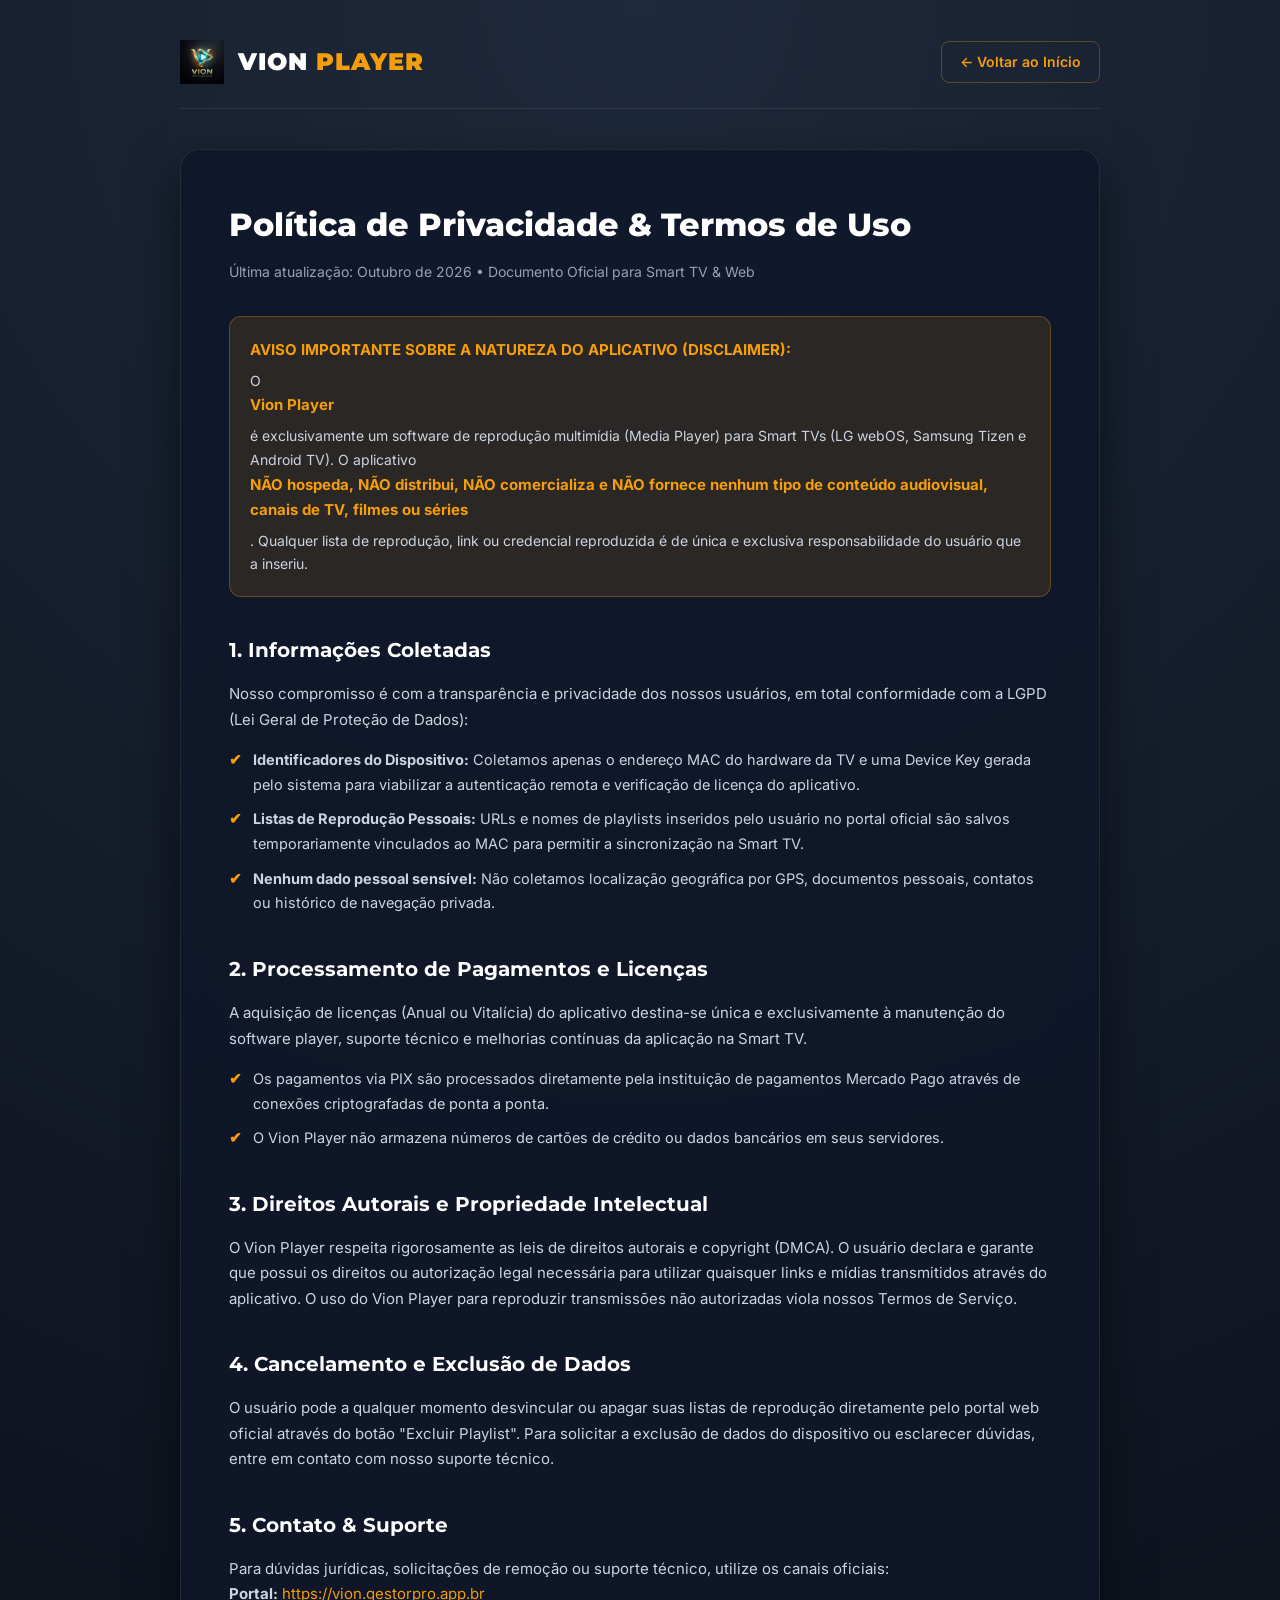
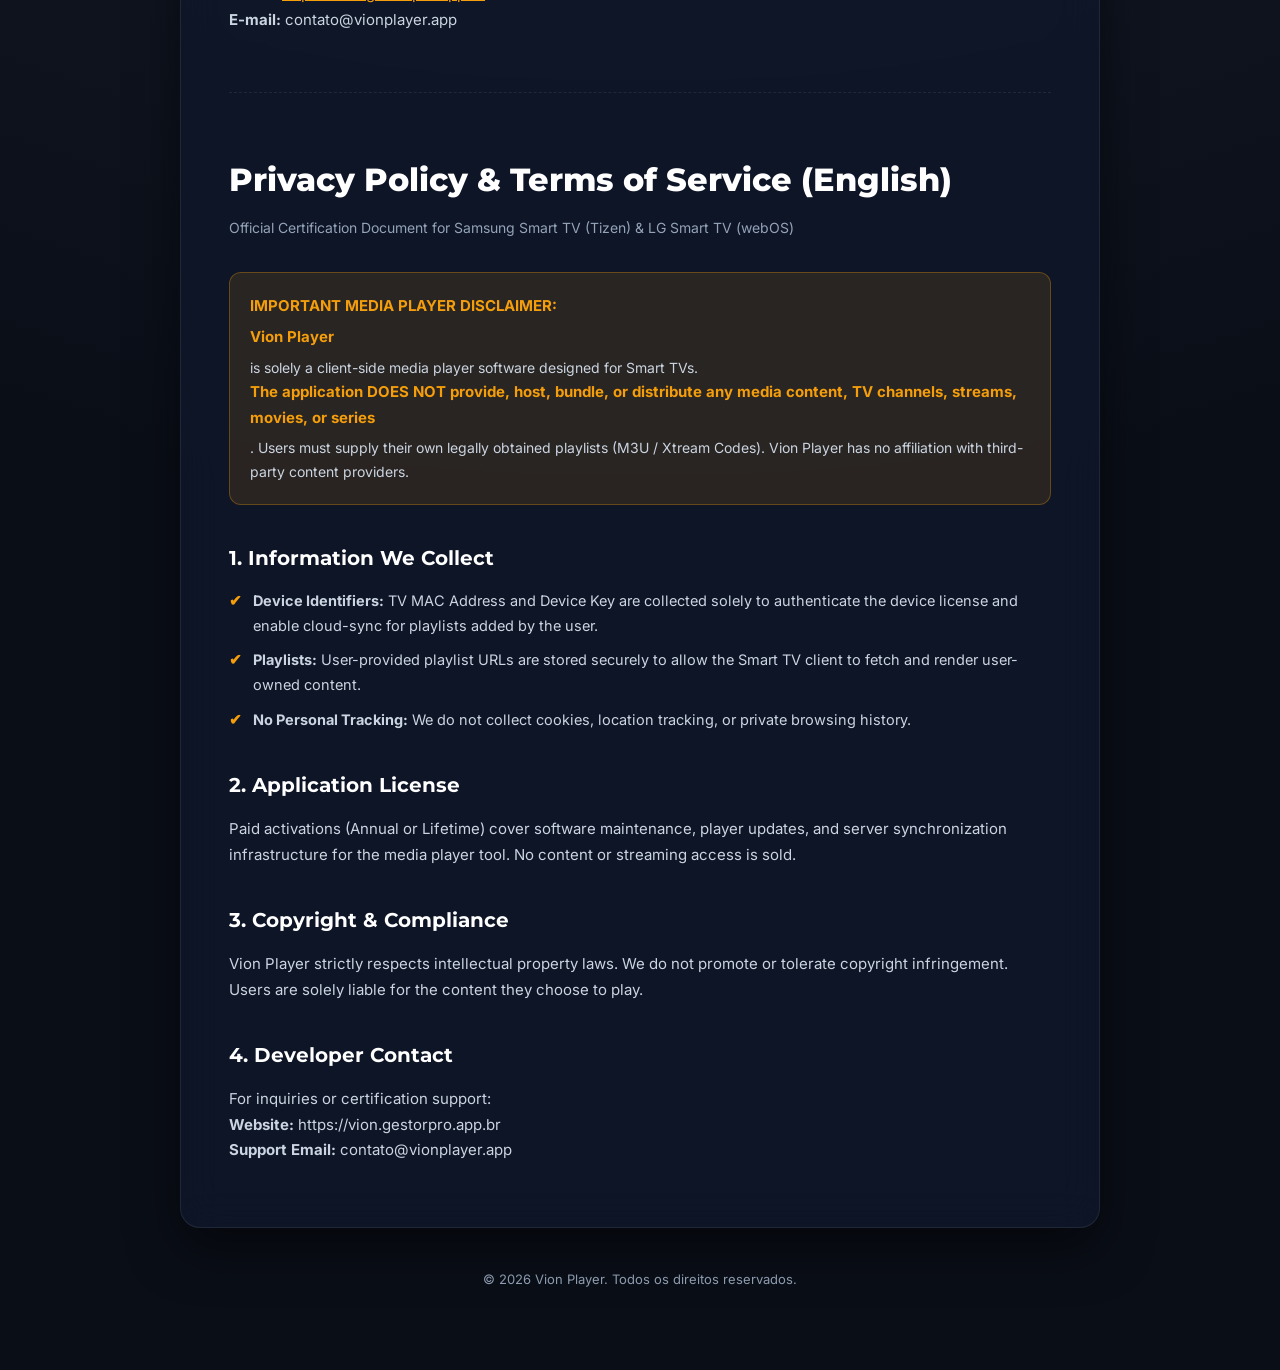
<file: privacy.html>
<!DOCTYPE html>
<html lang="pt-BR">
<head>
  <meta charset="UTF-8">
  <meta name="viewport" content="width=device-width, initial-scale=1.0">
  <title>Política de Privacidade & Termos de Uso | Vion Player</title>
  <link rel="icon" type="image/png" href="img/logo.png">
  <link rel="preconnect" href="https://fonts.googleapis.com">
  <link rel="preconnect" href="https://fonts.gstatic.com" crossorigin>
  <link href="https://fonts.googleapis.com/css2?family=Montserrat:wght@400;600;700;800;900&family=Inter:wght@400;500;600;700&display=swap" rel="stylesheet">
  <style>
    :root {
      --bg-dark: #0a0e17;
      --bg-card: rgba(15, 23, 42, 0.85);
      --border-card: rgba(255, 255, 255, 0.08);
      --primary-gold: #f59e0b;
      --text-main: #f8fafc;
      --text-muted: #94a3b8;
    }
    * {
      box-sizing: border-box;
      margin: 0;
      padding: 0;
    }
    body {
      background-color: var(--bg-dark);
      background-image: radial-gradient(circle at 50% 0%, #1e293b 0%, #0a0e17 70%);
      color: var(--text-main);
      font-family: 'Inter', -apple-system, BlinkMacSystemFont, sans-serif;
      line-height: 1.7;
      padding: 40px 20px 80px;
    }
    .container {
      max-width: 920px;
      margin: 0 auto;
    }
    .header {
      display: flex;
      align-items: center;
      justify-content: space-between;
      margin-bottom: 40px;
      padding-bottom: 24px;
      border-bottom: 1px solid var(--border-card);
    }
    .brand {
      display: flex;
      align-items: center;
      gap: 14px;
      text-decoration: none;
    }
    .brand img {
      width: 44px;
      height: 44px;
      object-fit: contain;
    }
    .brand-text {
      font-family: 'Montserrat', sans-serif;
      font-weight: 900;
      font-size: 24px;
      color: #fff;
      letter-spacing: 1px;
    }
    .brand-text span {
      color: var(--primary-gold);
    }
    .btn-back {
      color: var(--primary-gold);
      text-decoration: none;
      font-weight: 600;
      font-size: 14px;
      padding: 8px 18px;
      border-radius: 8px;
      border: 1px solid rgba(245, 158, 11, 0.3);
      transition: all 0.2s;
    }
    .btn-back:hover {
      background: rgba(245, 158, 11, 0.1);
      border-color: var(--primary-gold);
    }
    .content-box {
      background: var(--bg-card);
      border: 1px solid var(--border-card);
      border-radius: 20px;
      padding: 48px;
      backdrop-filter: blur(20px);
      box-shadow: 0 20px 50px rgba(0, 0, 0, 0.5);
    }
    h1 {
      font-family: 'Montserrat', sans-serif;
      font-size: 32px;
      font-weight: 800;
      color: #fff;
      margin-bottom: 8px;
    }
    .subtitle {
      color: var(--text-muted);
      font-size: 14px;
      margin-bottom: 32px;
    }
    .badge-disclaimer {
      background: rgba(245, 158, 11, 0.12);
      border: 1px solid rgba(245, 158, 11, 0.3);
      border-radius: 12px;
      padding: 20px;
      margin-bottom: 36px;
    }
    .badge-disclaimer strong {
      color: var(--primary-gold);
      display: block;
      margin-bottom: 6px;
      font-size: 15px;
    }
    .badge-disclaimer p {
      color: #cbd5e1;
      font-size: 14px;
      margin: 0;
    }
    h2 {
      font-family: 'Montserrat', sans-serif;
      font-size: 20px;
      color: #fff;
      margin-top: 36px;
      margin-bottom: 14px;
      display: flex;
      align-items: center;
      gap: 10px;
    }
    p {
      color: #cbd5e1;
      font-size: 15px;
      margin-bottom: 16px;
    }
    ul {
      list-style-type: none;
      padding: 0;
      margin-bottom: 20px;
    }
    li {
      color: #cbd5e1;
      font-size: 14.5px;
      margin-bottom: 10px;
      padding-left: 24px;
      position: relative;
    }
    li::before {
      content: '✔';
      color: var(--primary-gold);
      position: absolute;
      left: 0;
      font-weight: 700;
    }
    .lang-divider {
      margin: 60px 0;
      border-top: 1px dashed var(--border-card);
    }
    .footer {
      text-align: center;
      margin-top: 40px;
      color: var(--text-muted);
      font-size: 13px;
    }
  </style>
</head>
<body>

  <div class="container">
    
    <header class="header">
      <a href="./" class="brand">
        <img src="img/logo.png" alt="Vion Player">
        <div class="brand-text">VION <span>PLAYER</span></div>
      </a>
      <a href="./" class="btn-back">← Voltar ao Início</a>
    </header>

    <main class="content-box">
      
      <!-- VERSÃO EM PORTUGUÊS -->
      <h1>Política de Privacidade & Termos de Uso</h1>
      <div class="subtitle">Última atualização: Outubro de 2026 • Documento Oficial para Smart TV & Web</div>

      <div class="badge-disclaimer">
        <strong>AVISO IMPORTANTE SOBRE A NATUREZA DO APLICATIVO (DISCLAIMER):</strong>
        <p>
          O <strong>Vion Player</strong> é exclusivamente um software de reprodução multimídia (Media Player) para Smart TVs (LG webOS, Samsung Tizen e Android TV). O aplicativo <strong>NÃO hospeda, NÃO distribui, NÃO comercializa e NÃO fornece nenhum tipo de conteúdo audiovisual, canais de TV, filmes ou séries</strong>. Qualquer lista de reprodução, link ou credencial reproduzida é de única e exclusiva responsabilidade do usuário que a inseriu.
        </p>
      </div>

      <h2>1. Informações Coletadas</h2>
      <p>Nosso compromisso é com a transparência e privacidade dos nossos usuários, em total conformidade com a LGPD (Lei Geral de Proteção de Dados):</p>
      <ul>
        <li><strong>Identificadores do Dispositivo:</strong> Coletamos apenas o endereço MAC do hardware da TV e uma Device Key gerada pelo sistema para viabilizar a autenticação remota e verificação de licença do aplicativo.</li>
        <li><strong>Listas de Reprodução Pessoais:</strong> URLs e nomes de playlists inseridos pelo usuário no portal oficial são salvos temporariamente vinculados ao MAC para permitir a sincronização na Smart TV.</li>
        <li><strong>Nenhum dado pessoal sensível:</strong> Não coletamos localização geográfica por GPS, documentos pessoais, contatos ou histórico de navegação privada.</li>
      </ul>

      <h2>2. Processamento de Pagamentos e Licenças</h2>
      <p>
        A aquisição de licenças (Anual ou Vitalícia) do aplicativo destina-se única e exclusivamente à manutenção do software player, suporte técnico e melhorias contínuas da aplicação na Smart TV.
      </p>
      <ul>
        <li>Os pagamentos via PIX são processados diretamente pela instituição de pagamentos Mercado Pago através de conexões criptografadas de ponta a ponta.</li>
        <li>O Vion Player não armazena números de cartões de crédito ou dados bancários em seus servidores.</li>
      </ul>

      <h2>3. Direitos Autorais e Propriedade Intelectual</h2>
      <p>
        O Vion Player respeita rigorosamente as leis de direitos autorais e copyright (DMCA). O usuário declara e garante que possui os direitos ou autorização legal necessária para utilizar quaisquer links e mídias transmitidos através do aplicativo. O uso do Vion Player para reproduzir transmissões não autorizadas viola nossos Termos de Serviço.
      </p>

      <h2>4. Cancelamento e Exclusão de Dados</h2>
      <p>
        O usuário pode a qualquer momento desvincular ou apagar suas listas de reprodução diretamente pelo portal web oficial através do botão "Excluir Playlist". Para solicitar a exclusão de dados do dispositivo ou esclarecer dúvidas, entre em contato com nosso suporte técnico.
      </p>

      <h2>5. Contato & Suporte</h2>
      <p>
        Para dúvidas jurídicas, solicitações de remoção ou suporte técnico, utilize os canais oficiais:<br>
        <strong>Portal:</strong> <a href="https://vion.gestorpro.app.br" style="color: var(--primary-gold);">https://vion.gestorpro.app.br</a><br>
        <strong>E-mail:</strong> contato@vionplayer.app
      </p>

      <div class="lang-divider"></div>

      <!-- VERSÃO EM INGLÊS (PARA REVISORES SAMSUNG & LG) -->
      <h1>Privacy Policy & Terms of Service (English)</h1>
      <div class="subtitle">Official Certification Document for Samsung Smart TV (Tizen) & LG Smart TV (webOS)</div>

      <div class="badge-disclaimer">
        <strong>IMPORTANT MEDIA PLAYER DISCLAIMER:</strong>
        <p>
          <strong>Vion Player</strong> is solely a client-side media player software designed for Smart TVs. <strong>The application DOES NOT provide, host, bundle, or distribute any media content, TV channels, streams, movies, or series</strong>. Users must supply their own legally obtained playlists (M3U / Xtream Codes). Vion Player has no affiliation with third-party content providers.
        </p>
      </div>

      <h2>1. Information We Collect</h2>
      <ul>
        <li><strong>Device Identifiers:</strong> TV MAC Address and Device Key are collected solely to authenticate the device license and enable cloud-sync for playlists added by the user.</li>
        <li><strong>Playlists:</strong> User-provided playlist URLs are stored securely to allow the Smart TV client to fetch and render user-owned content.</li>
        <li><strong>No Personal Tracking:</strong> We do not collect cookies, location tracking, or private browsing history.</li>
      </ul>

      <h2>2. Application License</h2>
      <p>
        Paid activations (Annual or Lifetime) cover software maintenance, player updates, and server synchronization infrastructure for the media player tool. No content or streaming access is sold.
      </p>

      <h2>3. Copyright & Compliance</h2>
      <p>
        Vion Player strictly respects intellectual property laws. We do not promote or tolerate copyright infringement. Users are solely liable for the content they choose to play.
      </p>

      <h2>4. Developer Contact</h2>
      <p>
        For inquiries or certification support:<br>
        <strong>Website:</strong> https://vion.gestorpro.app.br<br>
        <strong>Support Email:</strong> contato@vionplayer.app
      </p>

    </main>

    <footer class="footer">
      © 2026 Vion Player. Todos os direitos reservados.
    </footer>

  </div>

</body>
</html>
</file>
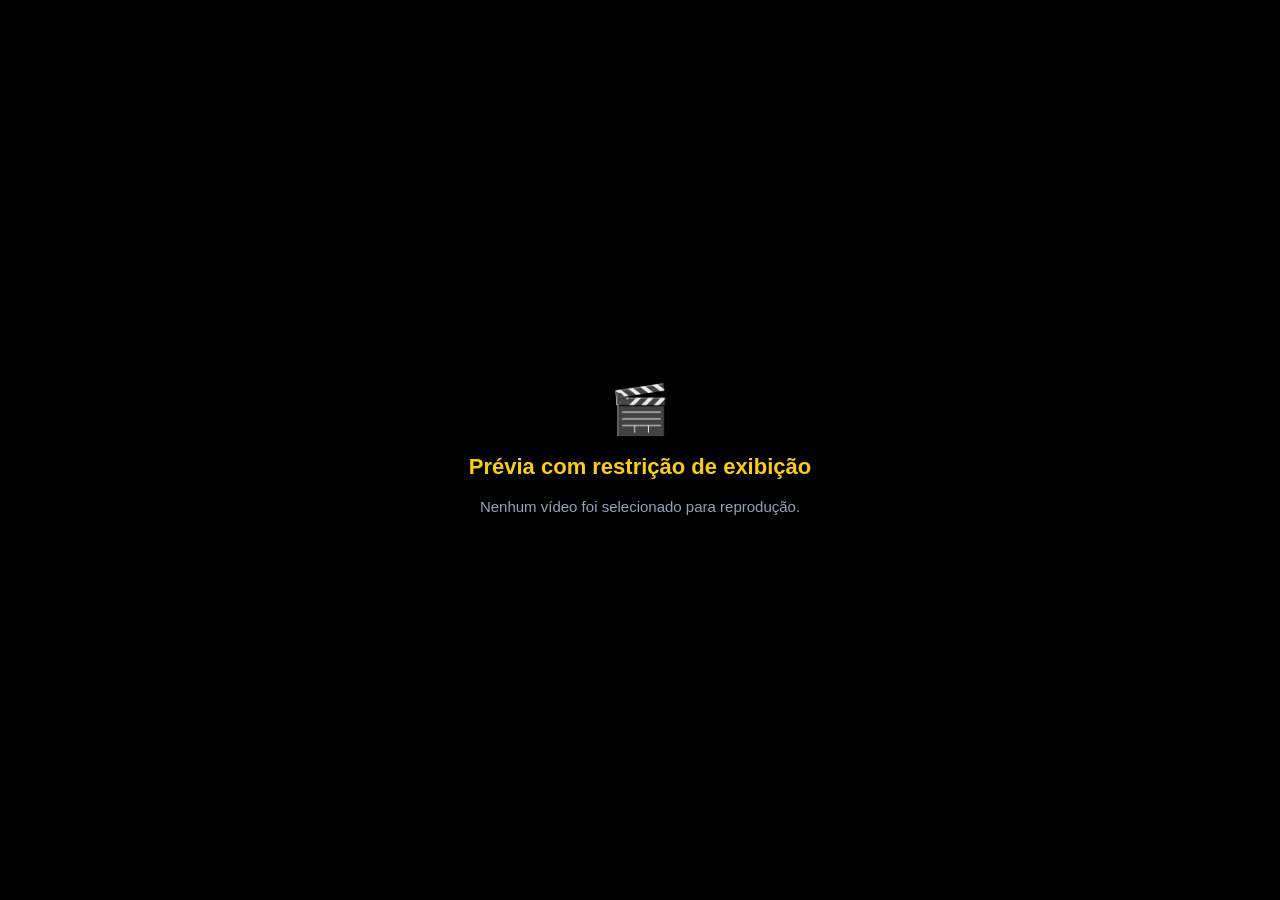
<file: trailer-embed.html>
<!DOCTYPE html>
<html lang="pt-BR">
<head>
  <meta charset="UTF-8">
  <meta name="viewport" content="width=device-width, initial-scale=1.0, maximum-scale=1.0, user-scalable=no">
  <meta name="referrer" content="strict-origin-when-cross-origin">
  <title>Trailer Player • Vion</title>
  <style>
    * {
      margin: 0;
      padding: 0;
      box-sizing: border-box;
      background: #000;
    }
    html, body {
      width: 100%;
      height: 100%;
      overflow: hidden;
      background: #000;
      color: #fff;
      font-family: -apple-system, BlinkMacSystemFont, "Segoe UI", Roboto, Helvetica, Arial, sans-serif;
    }
    .wrapper {
      position: absolute;
      inset: 0;
      width: 100%;
      height: 100%;
      display: flex;
      align-items: center;
      justify-content: center;
      background: #000;
    }
    iframe {
      width: 100%;
      height: 100%;
      border: 0;
      outline: 0;
      display: block;
    }
    .error-container {
      display: none;
      flex-direction: column;
      align-items: center;
      justify-content: center;
      text-align: center;
      padding: 30px;
      gap: 16px;
      max-width: 600px;
      margin: auto;
    }
    .error-icon {
      font-size: 48px;
    }
    .error-title {
      font-size: 22px;
      font-weight: 700;
      color: #facc15;
    }
    .error-desc {
      font-size: 15px;
      color: #94a3b8;
      line-height: 1.5;
    }
    .error-btn {
      display: inline-flex;
      align-items: center;
      gap: 8px;
      padding: 12px 24px;
      background: #dc2626;
      color: #fff;
      border: none;
      border-radius: 8px;
      font-size: 16px;
      font-weight: 600;
      cursor: pointer;
      text-decoration: none;
      margin-top: 10px;
      transition: transform 0.2s, background 0.2s;
    }
    .error-btn:hover, .error-btn:focus {
      background: #b91c1c;
      transform: scale(1.05);
      outline: 2px solid #fff;
    }
  </style>
</head>
<body>
  <div class="wrapper" id="player-wrapper">
    <div class="error-container" id="error-container">
      <div class="error-icon">🎬</div>
      <div class="error-title">Prévia com restrição de exibição</div>
      <div class="error-desc" id="error-text">O canal oficial deste vídeo desabilitou a incorporação em alguns reprodutores. Você pode assistir diretamente no YouTube.</div>
      <a href="#" id="btn-fallback-yt" target="_blank" class="error-btn">
        <span>▶</span> <span>Assistir no YouTube</span>
      </a>
    </div>
  </div>

  <script>
    (function() {
      var params = new URLSearchParams(window.location.search);
      var videoId = params.get('v') || '';
      var origin = (window.location.origin && window.location.origin !== 'null' && window.location.protocol.startsWith('http')) 
        ? window.location.origin 
        : 'https://vion.gestorpro.app.br';

      var wrapper = document.getElementById('player-wrapper');
      var errContainer = document.getElementById('error-container');
      var errBtn = document.getElementById('btn-fallback-yt');

      if (!videoId) {
        if (errContainer) {
          errContainer.style.display = 'flex';
          document.getElementById('error-text').textContent = 'Nenhum vídeo foi selecionado para reprodução.';
          errBtn.style.display = 'none';
        }
        return;
      }

      errBtn.href = 'https://www.youtube.com/watch?v=' + encodeURIComponent(videoId);
      errBtn.onclick = function(e) {
        try {
          if (window.parent && window.parent.AndroidDevice && typeof window.parent.AndroidDevice.openYoutube === 'function') {
            e.preventDefault();
            window.parent.AndroidDevice.openYoutube(videoId);
          }
        } catch (ignored) {}
      };

      // Criar iframe do YouTube com cabeçalhos e parâmetros de segurança completos
      var iframe = document.createElement('iframe');
      iframe.id = 'yt-embed-frame';
      iframe.src = 'https://www.youtube-nocookie.com/embed/' + encodeURIComponent(videoId) +
        '?autoplay=1&controls=1&rel=0&playsinline=1&enablejsapi=1&origin=' + encodeURIComponent(origin) +
        '&widget_referrer=' + encodeURIComponent(origin);
      iframe.setAttribute('referrerpolicy', 'strict-origin-when-cross-origin');
      iframe.setAttribute('allow', 'accelerometer; autoplay; clipboard-write; encrypted-media; gyroscope; picture-in-picture; web-share');
      iframe.setAttribute('allowfullscreen', 'true');
      iframe.setAttribute('frameborder', '0');

      wrapper.insertBefore(iframe, errContainer);

      // Ouvir mensagens de erro da API do YouTube caso o vídeo tenha restrição de direitos pelo criador
      window.addEventListener('message', function(e) {
        try {
          var data = typeof e.data === 'string' ? JSON.parse(e.data) : e.data;
          if (data && (data.event === 'onError' || data.info === 101 || data.info === 150)) {
            if (iframe) iframe.style.display = 'none';
            if (errContainer) errContainer.style.display = 'flex';
          }
        } catch (ignored) {}
      });
    })();
  </script>
</body>
</html>
</file>
